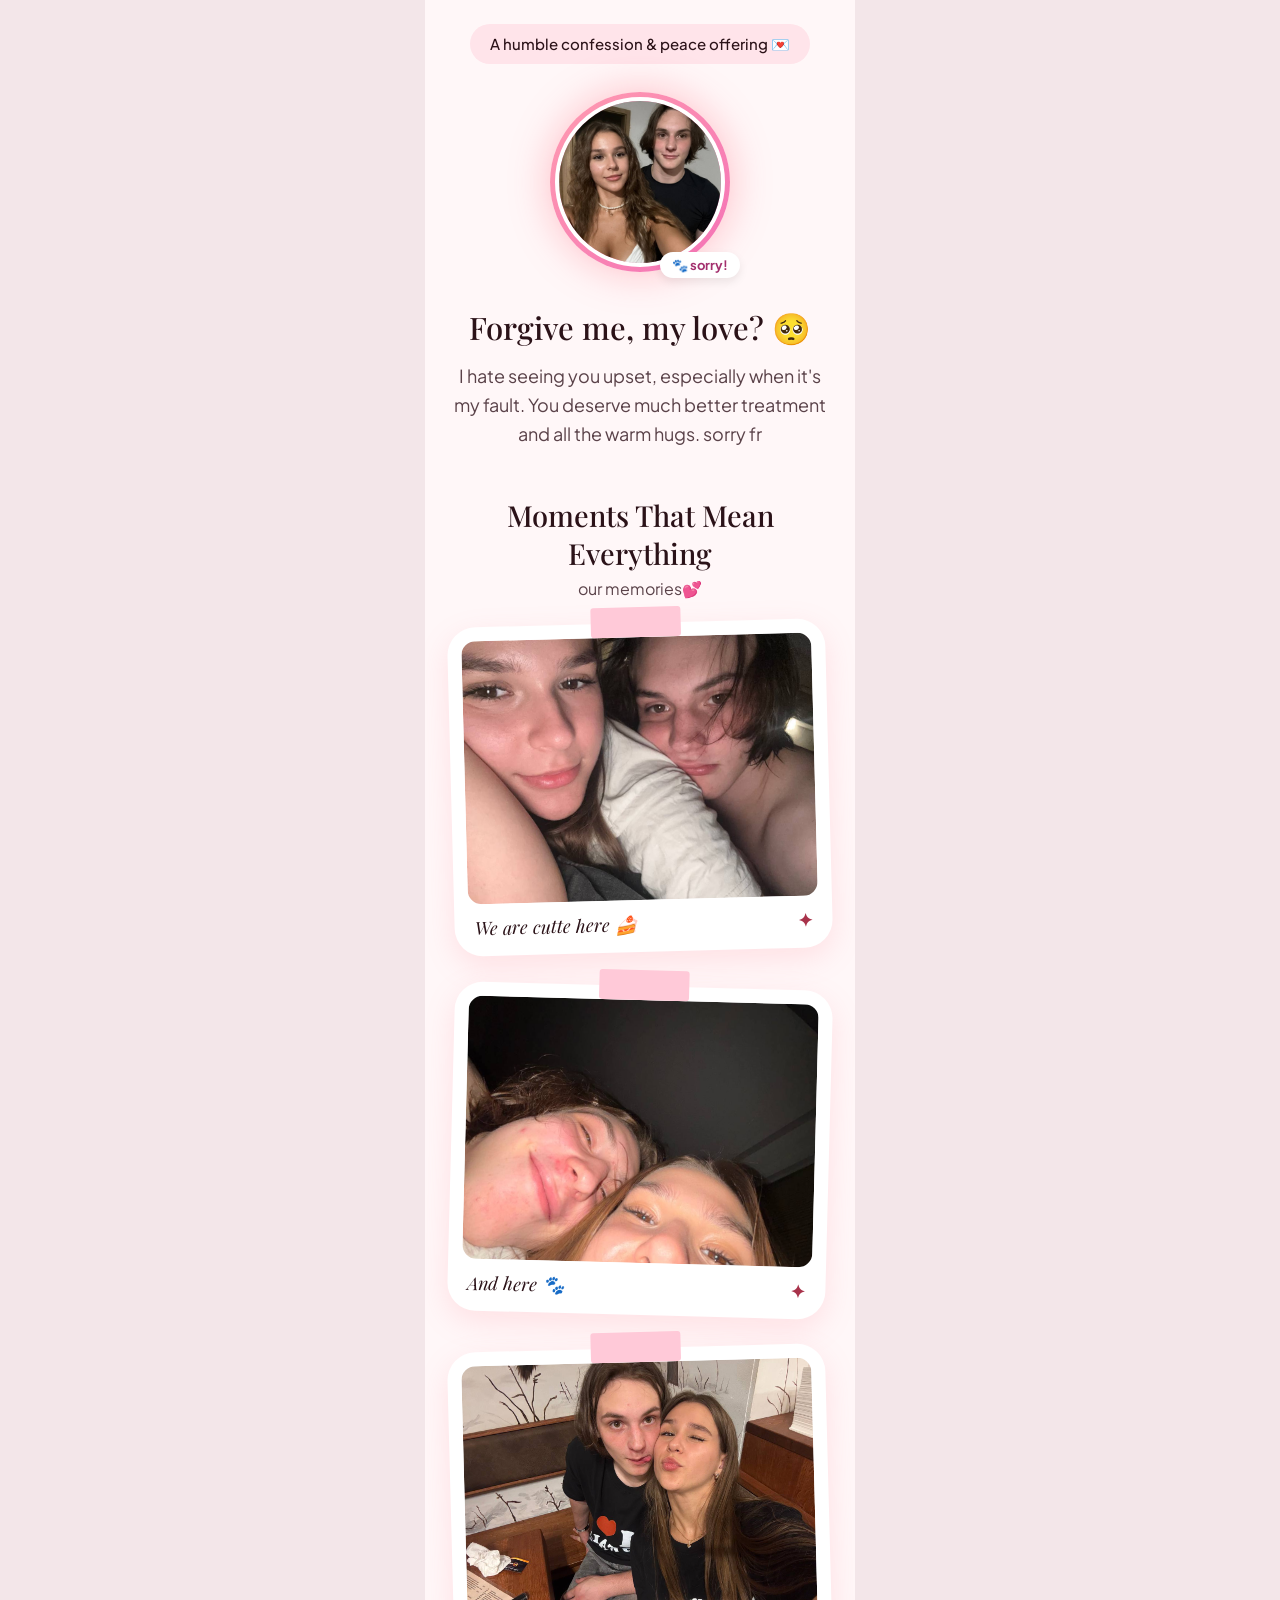
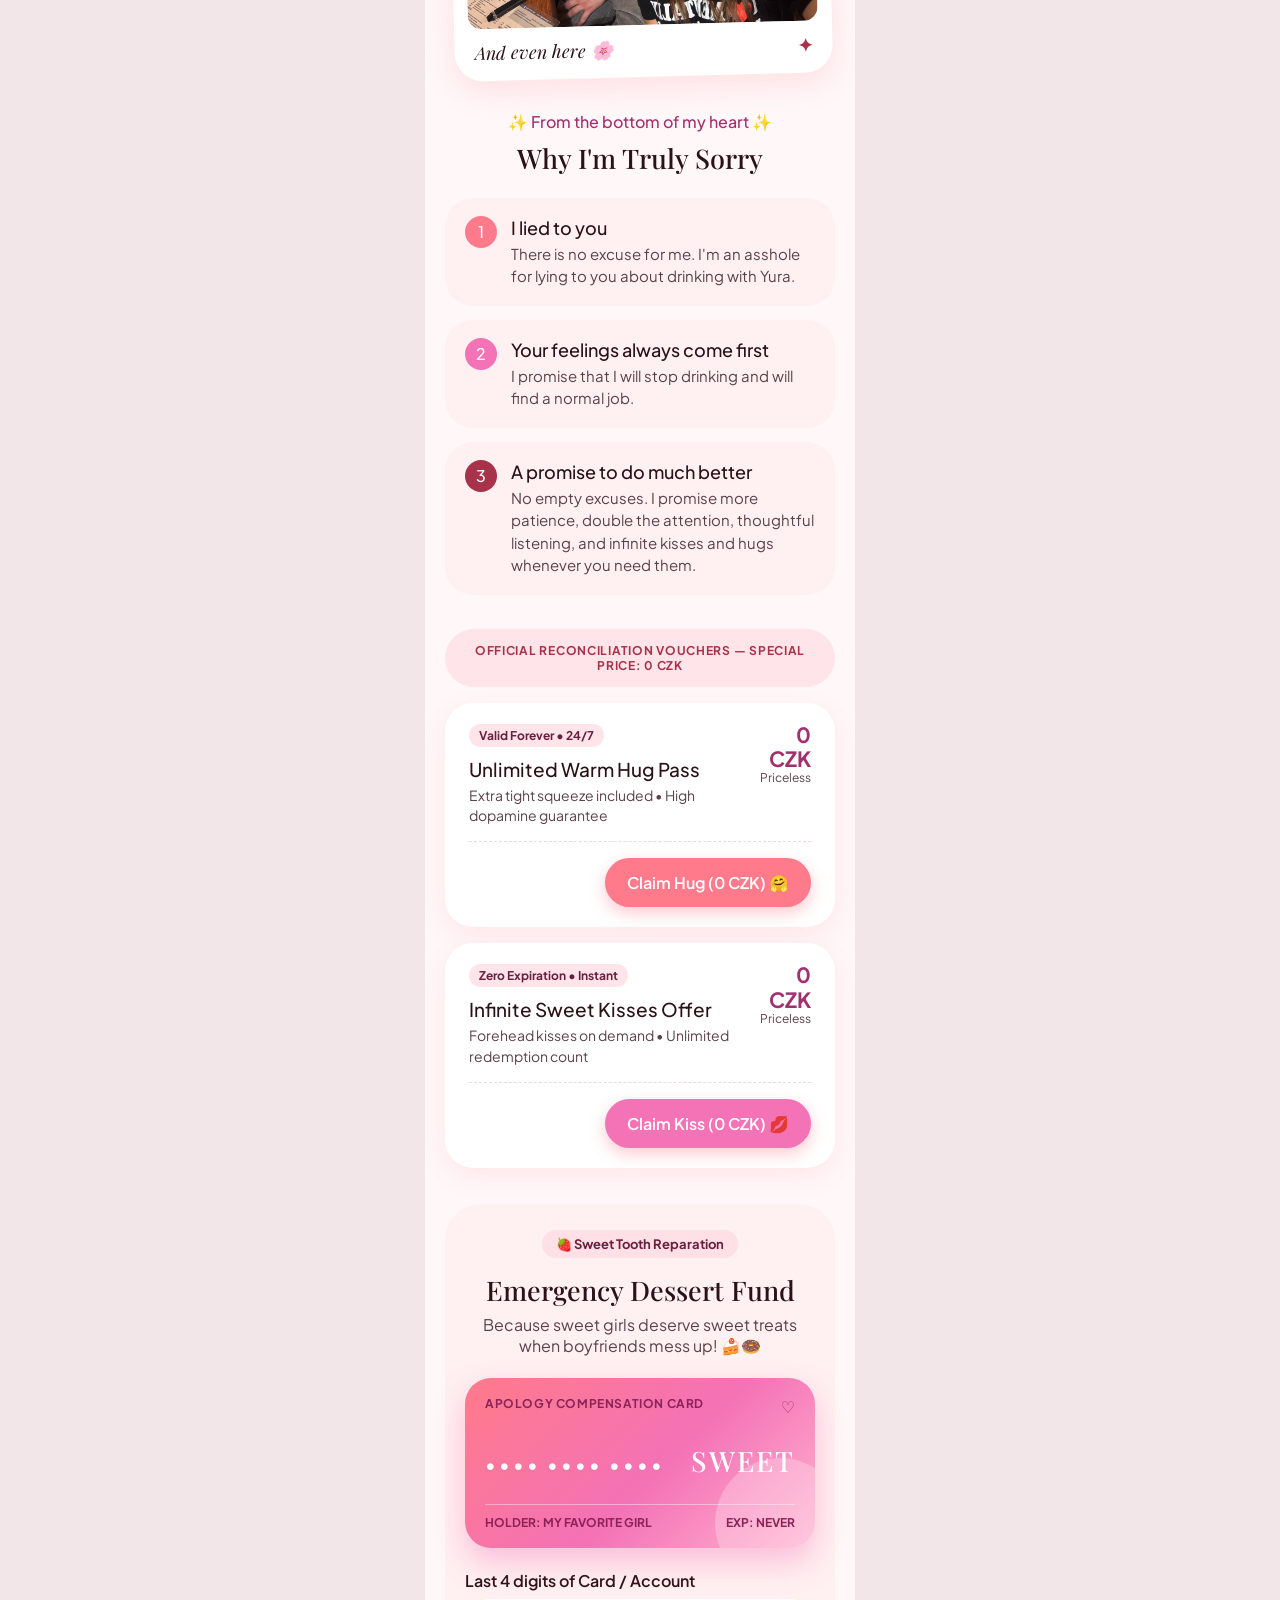
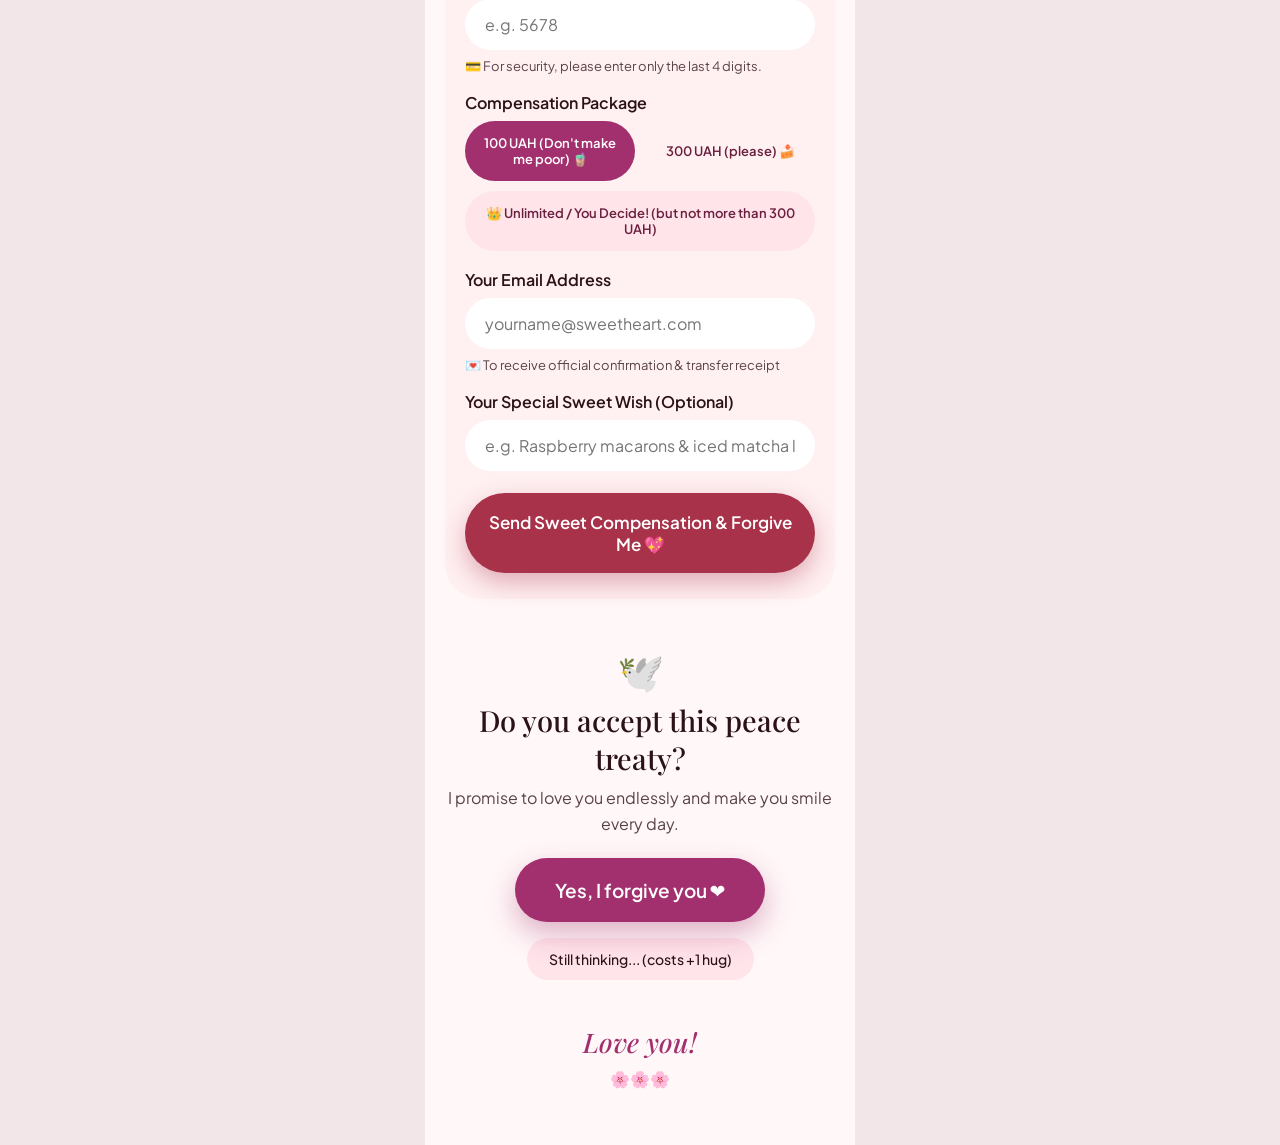
<file: index.html>
<!DOCTYPE html>
<html lang="en">
<head>
<meta charset="utf-8">
<meta name="viewport" content="width=device-width, initial-scale=1, viewport-fit=cover">

<title>Forgive me, my love?</title>

<link rel="preconnect" href="https://fonts.googleapis.com">
<link href="https://fonts.googleapis.com/css2?family=Playfair+Display:ital,wght@0,500;0,700;1,500&family=Plus+Jakarta+Sans:wght@400;500;600;700&display=swap" rel="stylesheet">

<style>

:root{
    --bg:#fff7f8;
    --ink:#2b1218;
    --soft:#5a4249;
    --pink:#ff7a8a;
    --rose:#f472b6;
    --plum:#a3306e;
    --crim:#a8324a;
    --blush:#ffe4ea;
    --panel:#fff0f1;
    box-sizing:border-box;
    padding-top:env(safe-area-inset-top,0px);
    padding-bottom:env(safe-area-inset-bottom,0px)
}

*{
    box-sizing:border-box
}

html{
    scroll-padding-top:env(safe-area-inset-top,0px)
}

body{
    margin:0;
    background:#f3e6e9;
    font-family:'Plus Jakarta Sans',system-ui,sans-serif;
    color:var(--ink)
}

main{
    max-width:430px;
    margin:0 auto;
    background:var(--bg);
    padding:24px 20px 56px;
    text-align:center;
    min-height:100vh;
    overflow:hidden
}

h1,h2,h3,.serif{
    font-family:'Playfair Display',Georgia,serif;
    font-weight:500;
    margin:0
}

.chip{
    display:inline-block;
    background:var(--blush);
    padding:10px 20px;
    border-radius:99px;
    font-weight:500;
    font-size:15px
}

.avatar{
    position:relative;
    width:180px;
    height:180px;
    margin:28px auto 0;
    border-radius:50%;
    padding:5px;
    background:linear-gradient(135deg,#ff9bb0,#f472b6);
    box-shadow:0 0 40px rgba(255,122,138,.45)
}

.avatar img{
    width:100%;
    height:100%;
    border-radius:50%;
    object-fit:cover;
    border:4px solid #fff;
    display:block
}

.avatar span{
    position:absolute;
    bottom:-6px;
    right:-10px;
    background:#fff;
    color:var(--plum);
    font-weight:700;
    font-size:13px;
    padding:5px 12px;
    border-radius:99px;
    box-shadow:0 4px 10px rgba(0,0,0,.08)
}

h1{
    font-size:31px;
    margin-top:34px
}

.lead{
    color:var(--soft);
    font-size:18px;
    line-height:1.6;
    margin:14px 0 0
}

h2{
    font-size:29px;
    margin-top:48px
}

.sub{
    color:var(--soft);
    margin:6px 0 24px
}

.polaroid{
    position:relative;
    background:#fff;
    border-radius:28px;
    padding:14px 14px 16px;
    margin:0 6px 34px;
    box-shadow:0 10px 30px rgba(255,122,138,.18);
    transform:rotate(var(--r,-1.5deg));
    transition:transform .3s
}

.polaroid:nth-of-type(even){
    --r:1.5deg
}

.polaroid:hover{
    transform:rotate(0) scale(1.02)
}

.polaroid:before{
    content:"";
    position:absolute;
    top:-16px;
    left:50%;
    width:90px;
    height:30px;
    transform:translateX(-50%);
    background:#ffc9d8;
    border-radius:3px
}

.polaroid img{
    width:100%;
    border-radius:14px;
    display:block;
    aspect-ratio:4/3;
    object-fit:cover
}

.polaroid p{
    display:flex;
    justify-content:space-between;
    align-items:center;
    margin:12px 6px 0;
    font-family:'Playfair Display',serif;
    font-style:italic;
    font-size:18px;
    text-align:left
}

.polaroid p b{
    color:var(--crim);
    font-style:normal
}

.eyebrow{
    color:var(--plum);
    font-weight:500;
    margin-top:20px
}

.reasons{
    display:grid;
    gap:14px;
    margin-top:22px
}

.reason{
    display:flex;
    gap:14px;
    text-align:left;
    background:var(--panel);
    border-radius:28px;
    padding:18px 20px
}

.num{
    flex:none;
    width:32px;
    height:32px;
    border-radius:50%;
    background:var(--pink);
    color:#fff;
    display:grid;
    place-items:center;
    font-weight:500
}

.reason:nth-child(2) .num{
    background:var(--rose)
}

.reason:nth-child(3) .num{
    background:var(--crim)
}

.reason h3{
    font-family:inherit;
    font-size:18px
}

.reason p{
    margin:4px 0 0;
    color:var(--soft);
    line-height:1.5;
    font-size:15px
}

.banner{
    margin-top:34px;
    background:var(--blush);
    color:var(--crim);
    font-weight:700;
    font-size:12px;
    letter-spacing:.06em;
    text-transform:uppercase;
    padding:14px 20px;
    border-radius:99px
}

.voucher{
    position:relative;
    background:#fff;
    border-radius:28px;
    padding:20px 24px;
    margin-top:16px;
    text-align:left;
    box-shadow:0 8px 24px rgba(255,122,138,.12)
}

.voucher .top{
    display:flex;
    justify-content:space-between;
    gap:12px
}

.tag{
    display:inline-block;
    background:var(--blush);
    color:#6b1f3f;
    font-size:12px;
    font-weight:700;
    padding:4px 10px;
    border-radius:99px
}

.voucher h3{
    font-family:inherit;
    font-size:19px;
    margin:10px 0 4px
}

.voucher p{
    margin:0;
    color:var(--soft);
    font-size:14px;
    line-height:1.45
}

.price{
    text-align:right;
    color:var(--plum);
    font-weight:700;
    font-size:21px;
    line-height:1.15;
    flex:none
}

.price small{
    display:block;
    color:var(--soft);
    font-weight:400;
    font-size:12px
}

.voucher hr{
    border:0;
    border-top:1px dashed #ecd9dd;
    margin:16px 0
}

.btn{
    border:0;
    cursor:pointer;
    font:inherit;
    font-weight:600;
    color:#fff;
    border-radius:99px;
    padding:14px 22px;
    transition:transform .15s,box-shadow .2s
}

.btn:active{
    transform:scale(.96)
}

.btn:disabled{
    opacity:.7;
    cursor:wait
}

.claim{
    display:block;
    margin-left:auto;
    background:var(--pink);
    box-shadow:0 6px 16px rgba(255,122,138,.4)
}

.claim.k{
    background:var(--rose)
}

.claim.done{
    background:#8fd3a8;
    pointer-events:none
}

.fund{
    background:var(--panel);
    border-radius:36px;
    padding:26px 20px;
    margin-top:36px
}

.fund h2{
    margin:14px 0 0;
    font-size:27px
}

.card{
    position:relative;
    overflow:hidden;
    text-align:left;
    margin-top:22px;
    height:170px;
    border-radius:26px;
    padding:18px 20px;
    color:#fff;
    background:linear-gradient(135deg,#ff7a8a,#f472b6 55%,#ffb3cf);
    box-shadow:0 14px 30px rgba(244,114,182,.4);
    display:flex;
    flex-direction:column;
    justify-content:space-between
}

.card:after{
    content:"";
    position:absolute;
    right:-30px;
    bottom:-40px;
    width:130px;
    height:130px;
    border-radius:50%;
    background:rgba(255,255,255,.25)
}

.card small{
    font-weight:700;
    letter-spacing:.05em;
    color:#8a2358;
    font-size:12px
}

.card .dots{
    font-size:20px;
    letter-spacing:3px;
    display:flex;
    justify-content:space-between;
    align-items:baseline
}

.card .dots i{
    font:500 28px 'Playfair Display',serif;
    letter-spacing:2px
}

.card .row{
    display:flex;
    justify-content:space-between;
    font-weight:700;
    font-size:12px;
    color:#8a2358;
    border-top:1px solid rgba(255,255,255,.4);
    padding-top:10px;
    position:relative;
    z-index:1
}

form{
    text-align:left;
    margin-top:22px
}

label{
    display:block;
    font-weight:600;
    margin:18px 0 8px
}

input{
    width:100%;
    font:inherit;
    border:0;
    background:#fff;
    border-radius:99px;
    padding:15px 20px;
    outline:0;
    color:var(--ink)
}

input:focus{
    box-shadow:0 0 0 3px rgba(244,114,182,.45)
}

.hint{
    font-size:13px;
    color:var(--soft);
    margin-top:8px
}

.pills{
    display:grid;
    grid-template-columns:1fr 1fr;
    gap:10px
}

.pill{
    background:var(--panel);
    color:#6b1f3f;
    font-size:13px;
    padding:14px 10px;
    border:0
}

.pill.on{
    background:var(--plum);
    color:#fff
}

.pill.wide{
    grid-column:1/-1;
    background:var(--blush)
}

.pill.wide.on{
    background:var(--plum)
}

.send{
    width:100%;
    margin-top:22px;
    background:var(--crim);
    font-size:17px;
    padding:18px;
    box-shadow:0 10px 24px rgba(168,50,74,.35)
}

.msg{
    display:none;
    margin-top:16px;
    background:#fff;
    border-radius:22px;
    padding:16px;
    text-align:center;
    color:var(--plum);
    font-weight:600
}

.treaty{
    margin-top:48px
}

.treaty .dove{
    font-size:38px
}

.treaty h2{
    margin:6px 0 8px;
    font-size:29px
}

.yes{
    background:var(--plum);
    font-size:19px;
    padding:20px 40px;
    margin-top:22px;
    box-shadow:0 12px 28px rgba(163,48,110,.35)
}

.think{
    display:block;
    margin:16px auto 0;
    background:var(--blush);
    color:var(--ink);
    font-size:14px;
    padding:12px 22px;
    font-weight:500
}

.sign{
    font:italic 500 27px 'Playfair Display',serif;
    color:var(--plum);
    margin-top:44px
}

.heart{
    position:fixed;
    bottom:-30px;
    font-size:26px;
    pointer-events:none;
    animation:up 3s ease-in forwards;
    z-index:9
}

@keyframes up{
    to{
        transform:translateY(-110vh) rotate(30deg);
        opacity:0
    }
}

#win{
    display:none;
    position:fixed;
    inset:0;
    background:rgba(255,247,248,.96);
    z-index:8;
    place-items:center;
    text-align:center;
    padding:30px
}

#win h2{
    font-size:34px;
    margin:0
}

</style>
</head>

<body>

<main>

<span class="chip">
    A humble confession &amp; peace offering 💌
</span>

<div class="avatar">
    <img src="img/photo_5305667865367225768_y.jpg"
         alt="Sad kitten holding a rose">
    <span>🐾 sorry!</span>
</div>

<h1>Forgive me, my love? 🥺</h1>

<p class="lead">
    I hate seeing you upset, especially when it's my fault.
    You deserve much better treatment and all the warm hugs.
    sorry fr
</p>


<h2>Moments That Mean Everything</h2>

<p class="sub">
    our memories💕
</p>

<figure class="polaroid" style="margin-top:0;margin-bottom:34px">
    <img src="img/photo_5326061044398497608_y.jpg"
         alt="Dessert table">
    <p>
        We are cutte here 🍰
        <b>✦</b>
    </p>
</figure>

<figure class="polaroid">
    <img src="img/photo_5326061044398497609_y.jpg"
         alt="Kitten with a rose">
    <p>
        And here 🐾
        <b>✦</b>
    </p>
</figure>

<figure class="polaroid">
    <img src="img/photo_5326061044398497610_y.jpg"
         alt="Kitten with a rose">
    <p>
        And even here 🌸
        <b>✦</b>
    </p>
</figure>


<div class="eyebrow">
    ✨ From the bottom of my heart ✨
</div>

<h2 style="margin-top:8px;font-size:27px">
    Why I'm Truly Sorry
</h2>

<div class="reasons">

    <div class="reason">
        <div class="num">1</div>

        <div>
            <h3>I lied to you</h3>
            <p>
                There is no excuse for me.
                I'm an asshole for lying to you about drinking with Yura.
            </p>
        </div>
    </div>


    <div class="reason">
        <div class="num">2</div>

        <div>
            <h3>Your feelings always come first</h3>
            <p>
                I promise that I will stop drinking
                and will find a normal job.
            </p>
        </div>
    </div>


    <div class="reason">
        <div class="num">3</div>

        <div>
            <h3>A promise to do much better</h3>
            <p>
                No empty excuses. I promise more patience,
                double the attention, thoughtful listening,
                and infinite kisses and hugs whenever you need them.
            </p>
        </div>
    </div>

</div>


<div class="banner">
    Official reconciliation vouchers — special price: 0 CZK
</div>


<div class="voucher">

    <div class="top">

        <div>
            <span class="tag">
                Valid Forever • 24/7
            </span>

            <h3>
                Unlimited Warm Hug Pass
            </h3>

            <p>
                Extra tight squeeze included • High dopamine guarantee
            </p>
        </div>

        <div class="price">
            0<br>
            CZK
            <small>Priceless</small>
        </div>

    </div>

    <hr>

    <button
        class="btn claim"
        data-t="Hug claimed! 🤗">
        Claim Hug (0 CZK) 🤗
    </button>

</div>


<div class="voucher">

    <div class="top">

        <div>
            <span class="tag">
                Zero Expiration • Instant
            </span>

            <h3>
                Infinite Sweet Kisses Offer
            </h3>

            <p>
                Forehead kisses on demand • Unlimited redemption count
            </p>
        </div>

        <div class="price">
            0<br>
            CZK
            <small>Priceless</small>
        </div>

    </div>

    <hr>

    <button
        class="btn claim k"
        data-t="Kiss claimed! 💋">
        Claim Kiss (0 CZK) 💋
    </button>

</div>


<!-- ==============================
     SWEET COMPENSATION FORM
================================ -->

<section class="fund">

    <span
        class="tag"
        style="background:#ffe0e6;font-size:13px;padding:6px 14px">
        🍓 Sweet Tooth Reparation
    </span>

    <h2>
        Emergency Dessert Fund
    </h2>

    <p class="sub" style="margin-bottom:0">
        Because sweet girls deserve sweet treats
        when boyfriends mess up! 🍰🍩
    </p>


    <div class="card">

        <div style="display:flex;justify-content:space-between">
            <small>
                APOLOGY COMPENSATION CARD
            </small>

            <span style="color:var(--plum)">
                ♡
            </span>
        </div>

        <div class="dots">
            <span>
                •••• •••• ••••
            </span>

            <i>
                SWEET
            </i>
        </div>

        <div class="row">
            <span>
                HOLDER: MY FAVORITE GIRL
            </span>

            <span>
                EXP: NEVER
            </span>
        </div>

    </div>


    <!-- WEB3FORMS -->

    <form
        id="f"
        action="https://api.web3forms.com/submit"
        method="POST">

        <!-- Web3Forms access key -->
        <input
            type="hidden"
            name="access_key"
            value="0f87521d-d98f-4a4d-842b-25834928a4b8">

        <!-- Email subject -->
        <input
            type="hidden"
            name="subject"
            value="💖 New Sweet Compensation">

        <!-- Sender name -->
        <input
            type="hidden"
            name="from_name"
            value="Forgive Me Website">


        <!-- ACCOUNT -->

        <label for="a">
            Last 4 digits of Card / Account
        </label>

        <input
            id="a"
            name="account_last4"
            type="text"
            placeholder="e.g. 5678"
            autocomplete="off"
            maxlength="4"
            inputmode="numeric"
            pattern="[0-9]{4}"
            required>

        <div class="hint">
            💳 For security, please enter only the last 4 digits.
        </div>


        <!-- COMPENSATION -->

        <label>
            Compensation Package
        </label>

        <div class="pills">

            <button
                type="button"
                class="btn pill on"
                data-amount="100 UAH">
                100 UAH (Don't make me poor) 🧋
            </button>

            <button
                type="button"
                class="btn pill"
                data-amount="300 UAH">
                300 UAH (please) 🍰
            </button>

            <button
                type="button"
                class="btn pill wide"
                data-amount="Up to 300 UAH">
                👑 Unlimited / You Decide!
                (but not more than 300 UAH)
            </button>

        </div>


        <!-- Selected compensation -->
        <input
            type="hidden"
            id="compensation"
            name="compensation"
            value="100 UAH">


        <!-- EMAIL -->

        <label for="e">
            Your Email Address
        </label>

        <input
            id="e"
            type="email"
            name="email"
            placeholder="yourname@sweetheart.com"
            required>

        <div class="hint">
            💌 To receive official confirmation &amp; transfer receipt
        </div>


        <!-- SWEET WISH -->

        <label for="w">
            Your Special Sweet Wish (Optional)
        </label>

        <input
            id="w"
            name="sweet_wish"
            placeholder="e.g. Raspberry macarons & iced matcha latte">


        <!-- SUBMIT -->

        <button
            class="btn send"
            type="submit">
            Send Sweet Compensation &amp; Forgive Me 💖
        </button>


        <div
            class="msg"
            id="m">
            Wish received! 💌
            Your treat is on its way (with a hug).
        </div>

    </form>

</section>


<!-- ==============================
     PEACE TREATY
================================ -->

<section class="treaty">

    <div class="dove">
        🕊️
    </div>

    <h2>
        Do you accept this peace treaty?
    </h2>

    <p
        class="lead"
        style="font-size:16px;margin-top:0">
        I promise to love you endlessly
        and make you smile every day.
    </p>

    <button
        class="btn yes"
        id="yes">
        Yes, I forgive you ❤️
    </button>

    <button
        class="btn think"
        id="th">
        Still thinking... (costs +1 hug)
    </button>

    <div class="sign">
        Love you!
    </div>

    <div style="margin-top:8px">
        🌸🌸🌸
    </div>

</section>

</main>


<!-- ==============================
     FORGIVEN POPUP
================================ -->

<div id="win">

    <div>

        <div style="font-size:60px">
            💖
        </div>

        <h2>
            You forgave me!
        </h2>

        <p class="lead">
            I love you.
            Hugs are on their way. 🤗
        </p>

    </div>

</div>


<script>

/* =========================
   FLOATING HEARTS
========================= */

function hearts(n){

    for(var i=0;i<n;i++){

        var h=document.createElement('div');

        h.className='heart';

        h.textContent=[
            '💖',
            '💕',
            '🌸',
            '💗'
        ][i%4];

        h.style.left=
            Math.random()*95+'%';

        h.style.animationDelay=
            Math.random()*.8+'s';

        document.body.appendChild(h);

        setTimeout(function(x){
            x.remove();
        },4200,h);
    }
}


/* =========================
   HUG / KISS BUTTONS
========================= */

document
.querySelectorAll('.claim')
.forEach(function(b){

    b.onclick=function(){

        b.textContent=b.dataset.t;

        b.classList.add('done');

        hearts(12);
    };

});


/* =========================
   COMPENSATION BUTTONS
========================= */

var ps=document.querySelectorAll('.pill');

var compensation=
    document.getElementById('compensation');


ps.forEach(function(p){

    p.onclick=function(){

        ps.forEach(function(x){
            x.classList.remove('on');
        });

        p.classList.add('on');

        compensation.value=
            p.dataset.amount;
    };

});


/* =========================
   WEB3FORMS SUBMISSION
========================= */

var form=
    document.getElementById('f');

var message=
    document.getElementById('m');


form.addEventListener(
    'submit',
    async function(e){

        e.preventDefault();

        var submitButton=
            form.querySelector('.send');

        submitButton.disabled=true;

        submitButton.textContent=
            'Sending... 💌';


        var formData=
            new FormData(form);


        try{

            var response=
                await fetch(
                    form.action,
                    {
                        method:'POST',
                        body:formData,
                        headers:{
                            'Accept':
                            'application/json'
                        }
                    }
                );


            if(response.ok){

                message.style.display='block';

                submitButton.textContent=
                    'Sent! 💖';

                hearts(16);


                /* Reset form */

                form.reset();


                /* Restore default amount */

                compensation.value=
                    '100 UAH';


                ps.forEach(function(x){
                    x.classList.remove('on');
                });

                ps[0].classList.add('on');


            }else{

                submitButton.disabled=false;

                submitButton.textContent=
                    'Send Sweet Compensation & Forgive Me 💖';

                alert(
                    'Something went wrong. Please try again.'
                );

            }


        }catch(error){

            submitButton.disabled=false;

            submitButton.textContent=
                'Send Sweet Compensation & Forgive Me 💖';

            alert(
                'Network error. Please try again.'
            );

        }

    }
);


/* =========================
   THINKING BUTTON
========================= */

var n=0;

document.getElementById('th').onclick=function(){

    n++;

    this.textContent=
        'Still thinking... (+'+
        (n+1)+
        ' hugs owed 🤗)';
};


/* =========================
   YES BUTTON
========================= */

document.getElementById('yes').onclick=function(){

    document.getElementById('win')
        .style.display='grid';

    hearts(30);
};

</script>

</body>
</html>
</file>
